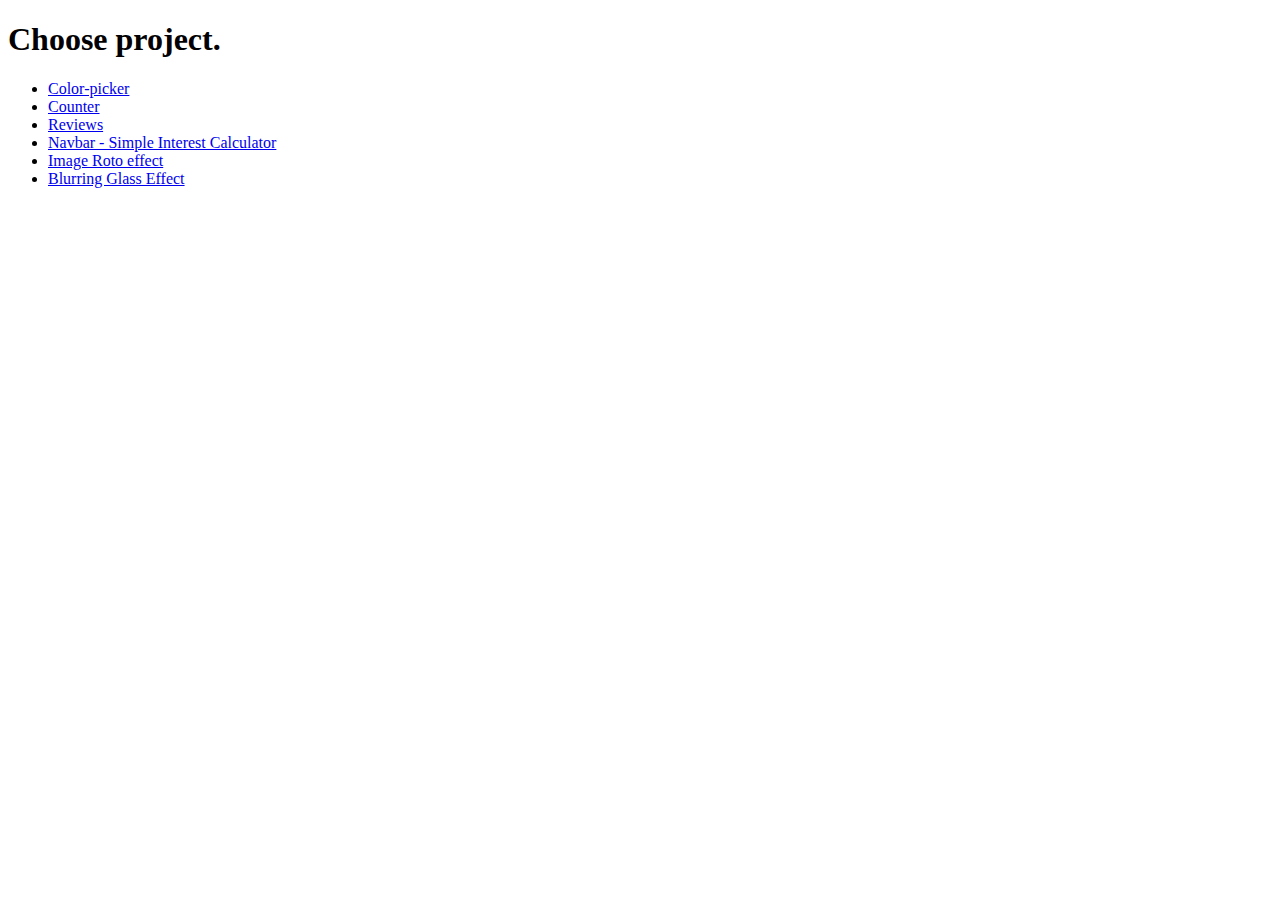
<file: index.html>
<!DOCTYPE html>
<html lang="en">
<head>
    <meta charset="UTF-8">
    <meta name="viewport" content="width=device-width, initial-scale=1.0">
    <title>Document</title>
</head>
<body>
    <h1>Choose project.</h1>
    <ul>
        <li><a href="c01-color-picker/index.html">Color-picker</a></li>
        <li><a href="c02-counter/index.html">Counter</a></li>
        <li><a href="c03-reviews/index.html">Reviews</a></li>
        <li><a href="c04-navbar/index.html">Navbar - Simple Interest Calculator</a></li>
        <li><a href="c05-image-roto-effect/index.html">Image Roto effect</a></li>
        <li><a href="c06-blurring-glass/index.html">Blurring Glass Effect</a></li>
        
    </ul>
</body>
</html>
</file>
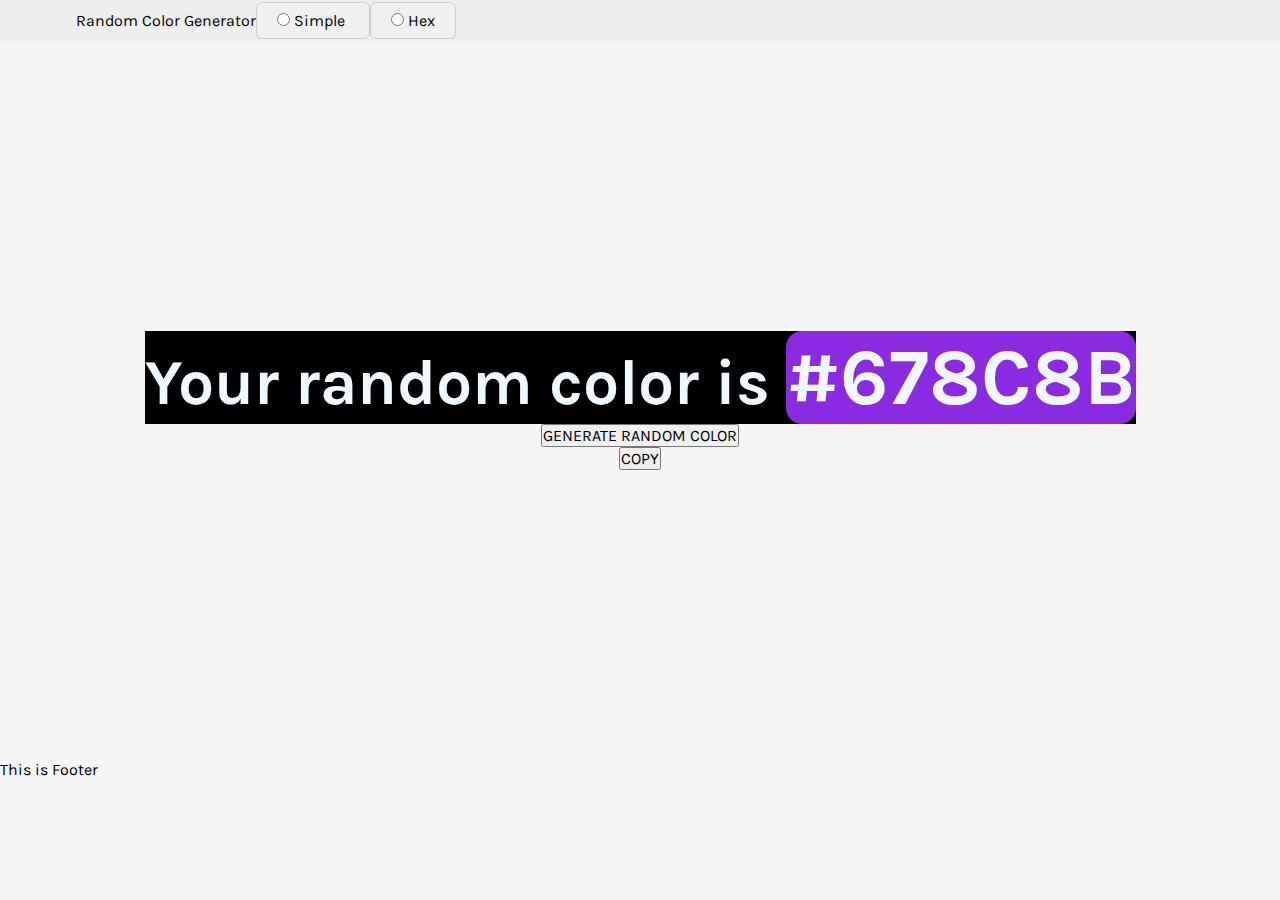
<file: c01-color-picker/index.html>
<!DOCTYPE html>
<html lang="en">
<head>
    <meta charset="UTF-8">
    <meta name="viewport" content="width=device-width, initial-scale=1.0">
    <title>Choose Random Color</title>
    <link rel="stylesheet" href="index.css">

    <!-- Fonts -->
    <link rel="preconnect" href="https://fonts.googleapis.com">
    <link rel="preconnect" href="https://fonts.gstatic.com" crossorigin>
    <link href="https://fonts.googleapis.com/css2?family=Karla:ital,wght@0,200..800;1,200..800&display=swap" rel="stylesheet">
    
</head>
<body>
    <header>

        <div class="logo">Random Color Generator</div>
        <div class="options-radiogroup" role="radiogroup">
            
            <label for="option-simple">
                <input type="radio" id="option-simple" name="option" value="option-simple">
            Simple
            </label>
            
            
            <label for="option-hex">
                <input type="radio" id="option-hex" name="option" value="option-hex">
                
            Hex
            </label>
            

        </div>
    </header>

    <section class="container">
            <h1 class="title">Your random color is <span class="generated-color-code" id="generated-color-code">#678C8B</span></h1>
            
            <button id="submit-button" class="btn btn-hero">GENERATE RANDOM COLOR</button>
            <button class="button-copy">COPY</button>
    </section>
    <footer>
        This is Footer
    </footer>

    
    <script src="index.js"/>
</body>
</html>
</file>
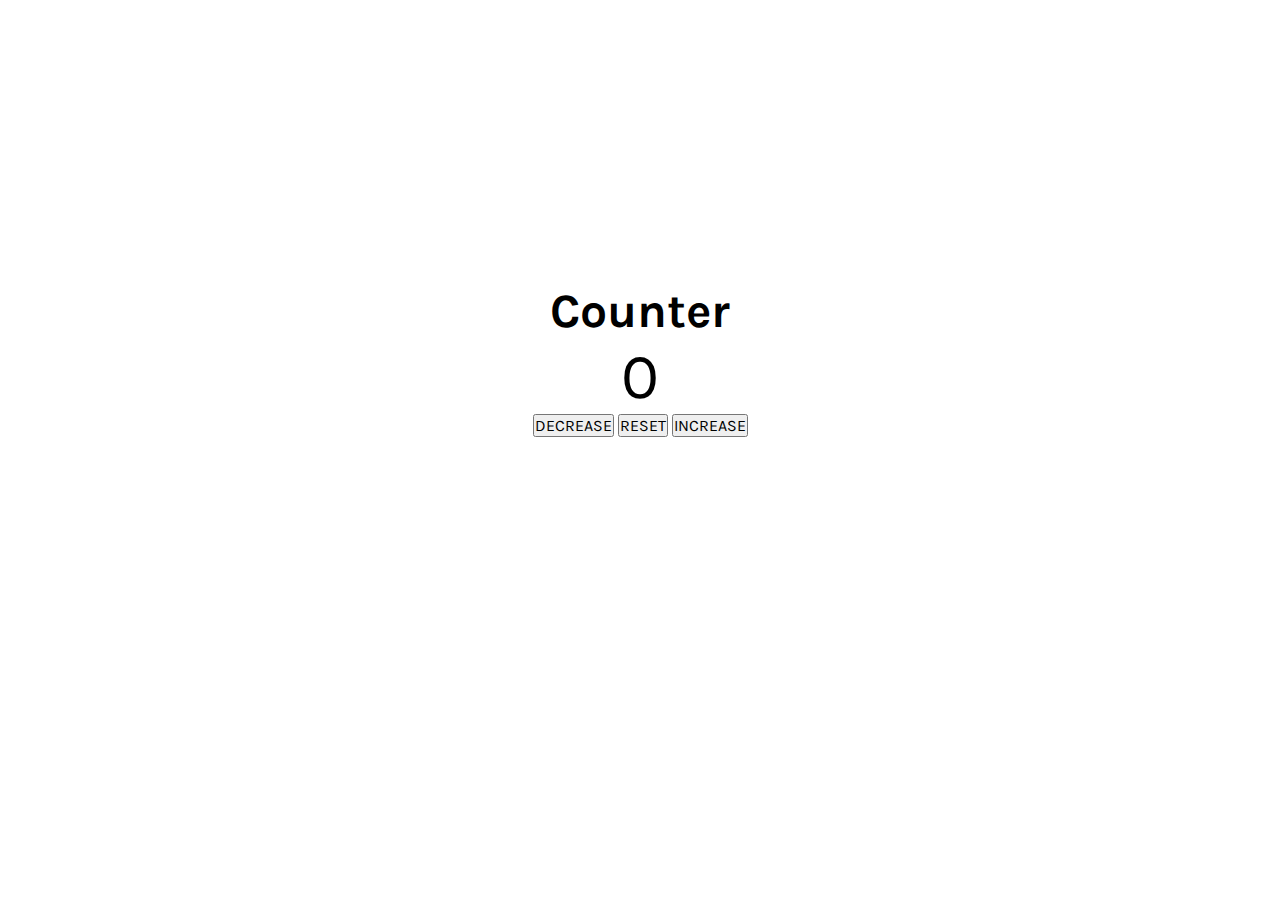
<file: c02-counter/index.html>
<!DOCTYPE html>
<html lang="en">
<head>
    <meta charset="UTF-8">
    <meta name="viewport" content="width=device-width, initial-scale=1.0">
    <title>Document</title>
    <link rel="stylesheet" href="index.css">

    <!-- Fonts -->
    <link rel="preconnect" href="https://fonts.googleapis.com">
    <link rel="preconnect" href="https://fonts.gstatic.com" crossorigin>
    <link href="https://fonts.googleapis.com/css2?family=Karla:ital,wght@0,200..800;1,200..800&display=swap" rel="stylesheet">
    
</head>
<body>
    <h2>Counter</h2>
    <div class="current-count">0</div>
    <div class="button-items">
        <button class="decrement">decrease</button>
        <button class="reset">reset</button>
        <button class="increment">increase</button>
    </div>

    <script src="index.js"></script>
</body>
</html>
</file>
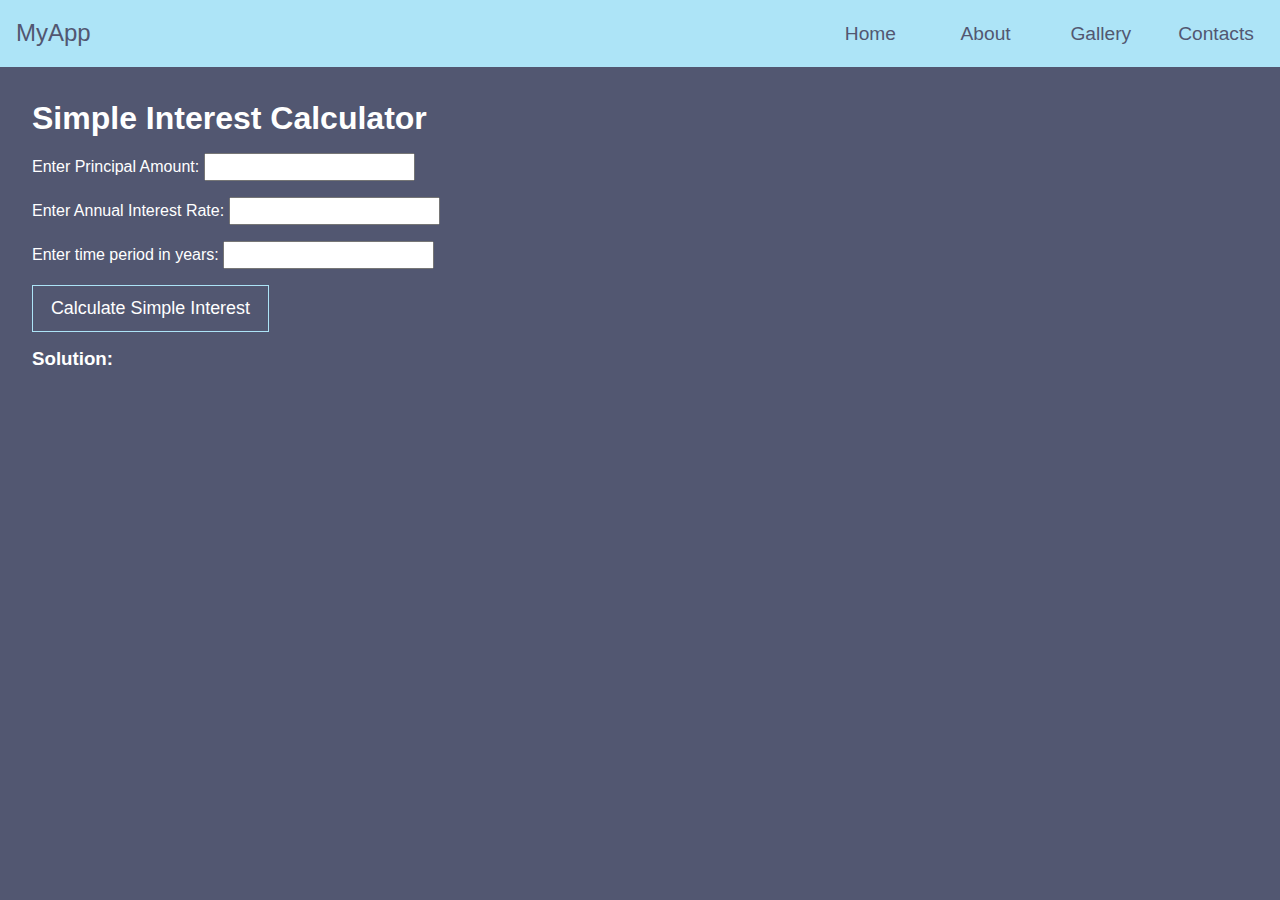
<file: c04-navbar/index.html>
<!DOCTYPE html>
<html lang="en">
<head>
    <meta charset="UTF-8">
    <meta name="viewport" content="width=device-width, initial-scale=1.0">
    <title>Responsive Navbar</title>
    <link rel="stylesheet" href="index.css">

    <!-- Fonts -->
    <link rel="preconnect" href="https://fonts.googleapis.com">
    <link rel="preconnect" href="https://fonts.gstatic.com" crossorigin="anonymous">
    <link href="https://fonts.googleapis.com/css2?family=Karla:ital,wght@0,200..800;1,200..800&display=swap" rel="stylesheet">
</head>

<body>
    <header>
        <div class="row1">
            <div class="logo">
                MyApp
            </div>
            <nav class="navlinks-container">
                <ul class="navlinks-list">
                    <li><a href="">Home</a></li>
                    <li><a href="">About</a></li>
                    <li><a href="">Gallery</a></li>
                    <li><a href="">Contacts</a></li>
                </ul>   
            </nav>
            
            <div class="hamburger-svg-container">
                <svg class="hamburger-svg" aria-hidden="true" xmlns="http://www.w3.org/2000/svg" width="24" height="24" viewBox="0 0 24 24">
                    <path stroke="currentColor" stroke-linecap="round" stroke-width="2" d="M5 7h14M5 12h14M5 17h14"/>
                    </svg>
            </div>

        </div>
        <div class="row2">
            <div class="mobile-navlinks-container">
                <ul class="mobile-navlinks-list">
                    <li><a href="">Home</a></li>
                    <li><a href="">About</a></li>
                    <li><a href="">Gallery</a></li>
                    <li><a href="">Contacts</a></li>
                </ul>
            </div>
        </div>
            
        
    </header>
    <main>
        <h1>Simple Interest Calculator</h1>
        
        <div class="main-container">
            <ul class="main-list">
                <li>
                    <label for="principal">Enter Principal Amount:</label>
                    <input type="number" id="principal">

                </li>
                
                <li>
                    <label for="annual-interest-rate">Enter Annual Interest Rate:</label>
                    <input type="number" id="annual-interest-rate">

                </li>
                <li>
                    <label for="n-years">Enter time period in years:</label>
                    <input type="number" id="n-years">
                </li>            
                
                <li>
                    <button class="calculate-button" id="calculate-button">Calculate Simple Interest</button>
                </li>
                
            </ul>
            
        </div>

        <div>
            <h3>Solution:</h3>
            <p class="textfield-simple-interest"></p>
        </div>
    </main>
    <footer>
        
    </footer>

    <script src="index.js"></script>
</body>
</html>
</file>
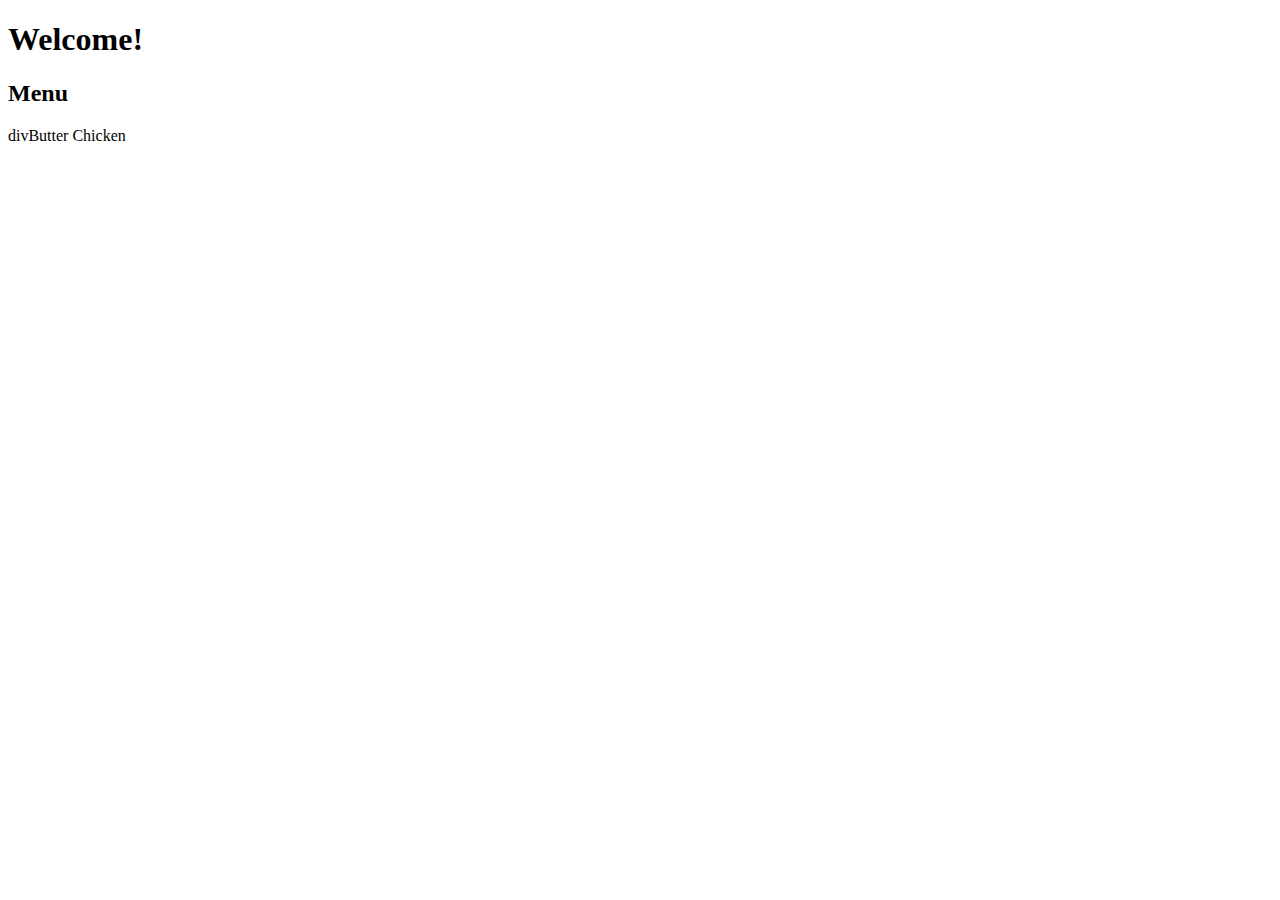
<file: c04.1-restaurant/index.html>
<!DOCTYPE html>
<html lang="en">
<head>
    <meta charset="UTF-8">
    <meta name="viewport" content="width=device-width, initial-scale=1.0">
    <title>Welcome to Soulful Spice Restaurant</title>
</head>
<body>
    <h1>Welcome!</h1>

    <h2>Menu</h2>

    <div class="food-items-container">
        <div class="Main-Course">
            <div class="dish-container">
                <div class="dish-name">

                </div>
                divButter Chicken
            </div>

        </div>
    </div>
</body>
</html>
</file>
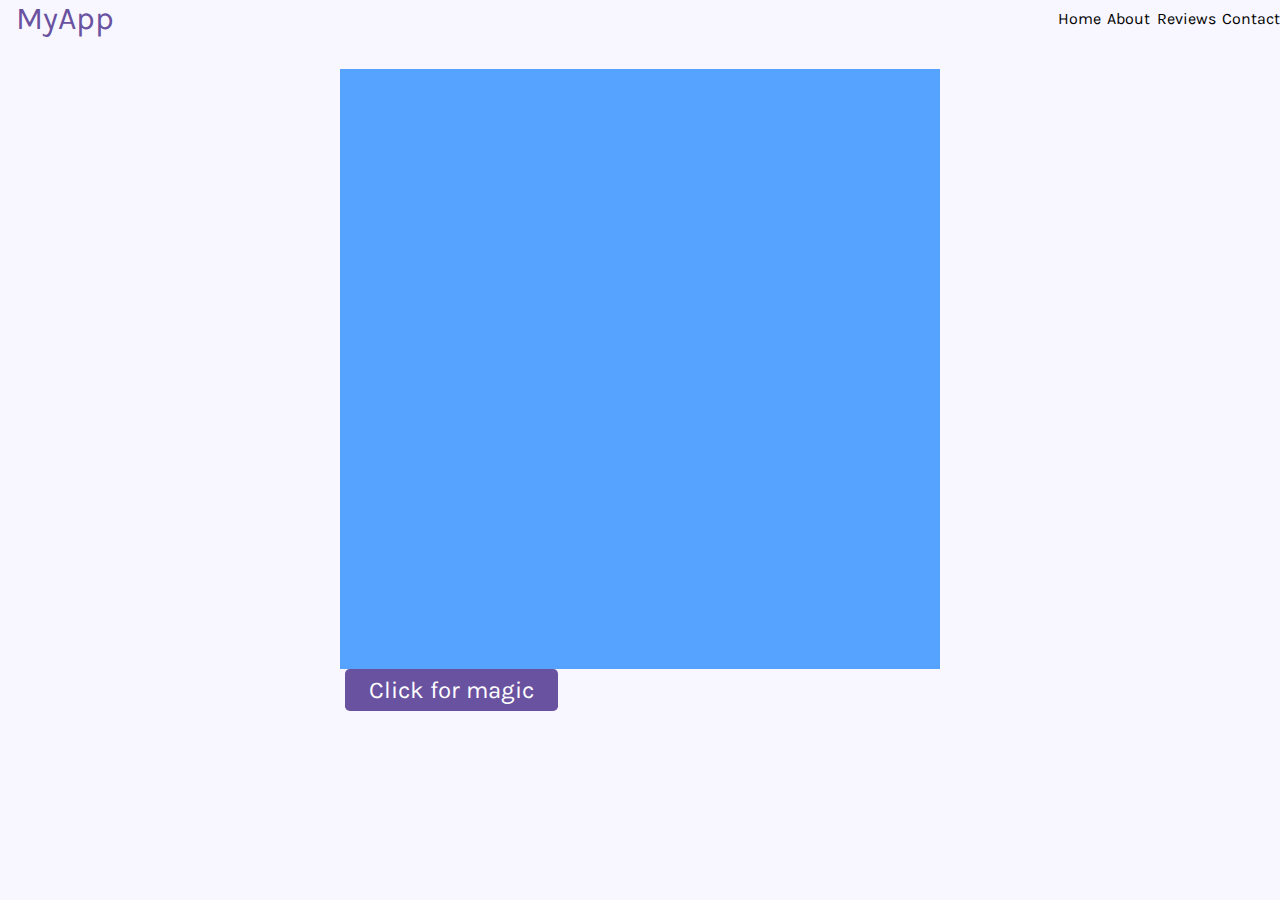
<file: c05-image-roto-effect/index.html>
<!DOCTYPE html>
<html lang="en">
<head>
    <meta charset="UTF-8">
    <meta name="viewport" content="width=device-width, initial-scale=1.0">
    <title>Reviews</title>
    <link rel="stylesheet" href="index.css">

    <!-- Fonts -->
    <link rel="preconnect" href="https://fonts.googleapis.com">
    <link rel="preconnect" href="https://fonts.gstatic.com" crossorigin>
    <link href="https://fonts.googleapis.com/css2?family=Karla:ital,wght@0,200..800;1,200..800&display=swap" rel="stylesheet">
</head>
<body>
    <header>
        <div class="logo">MyApp</div>
        <nav>
            <ul>
                <li>Home</li>
                <li>About</li>
                <li>Reviews</li>
                <li>Contact</li>
            </ul>
        </nav>
    </header>
    <main>
        <div class="container">
            <div class="image1 rotoimage-common roto-animation"></div>
            <div class="image2 rotoimage-common roto-animation"></div>
            <div class="image3 rotoimage-common roto-animation"></div>
        </div>

        <button class="roto-button">Click for magic</button>
    </main>
    
    <script src="index.js" type="module" defer></script>
</body>
</html>
</file>
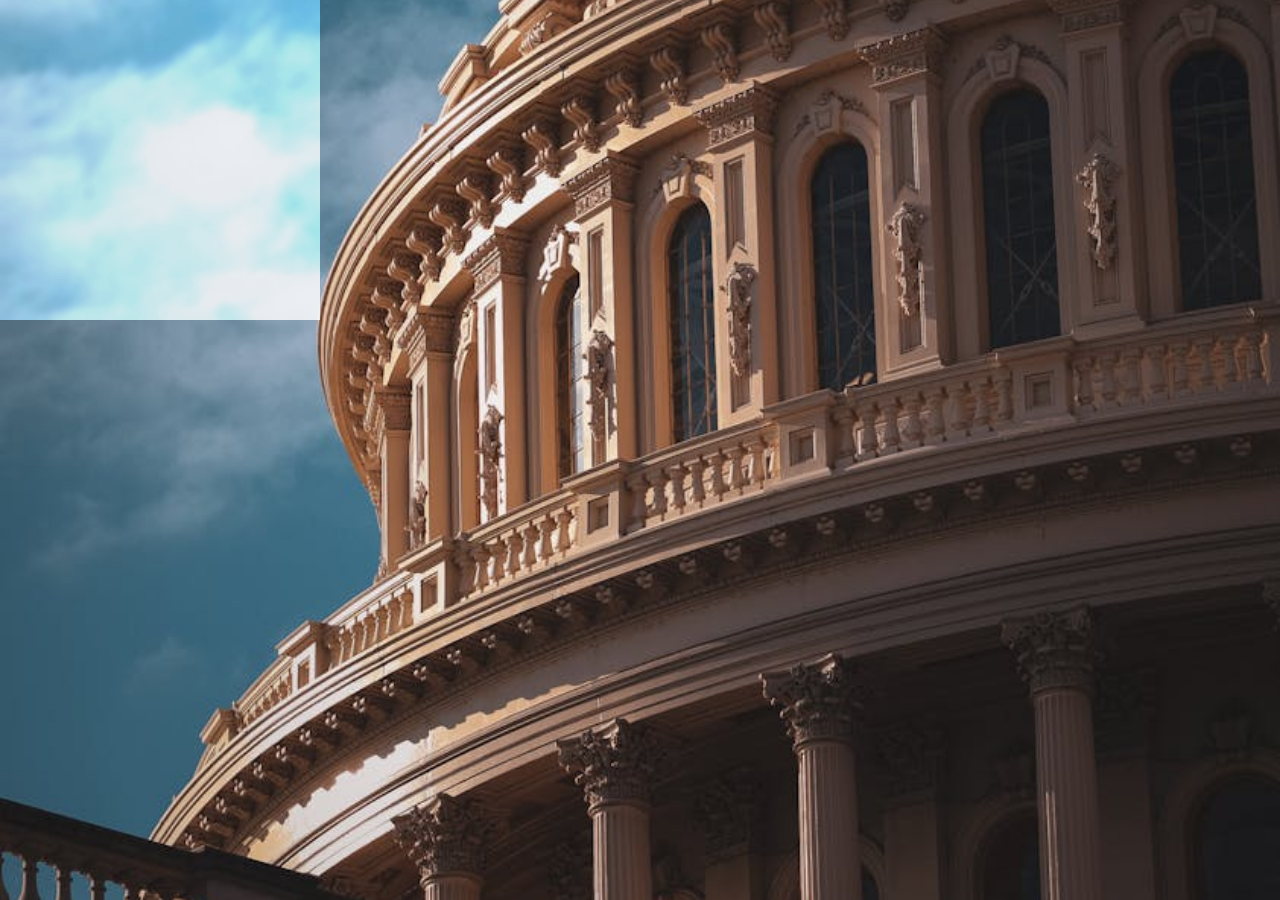
<file: c06-blurring-glass/index.html>
<!DOCTYPE html>
<html lang="en">
<head>
    <meta charset="UTF-8">
    <meta name="viewport" content="width=device-width, initial-scale=1.0">
    <title>Blurring Glass</title>
    <link rel="stylesheet" href="index.css">
</head>
<body>
    <div class="body-container">
        <div class="myimage" id="follower"></div>
 
    </div>
 
    
    

    <script src="index.js"></script>
</body>
</html>
</file>
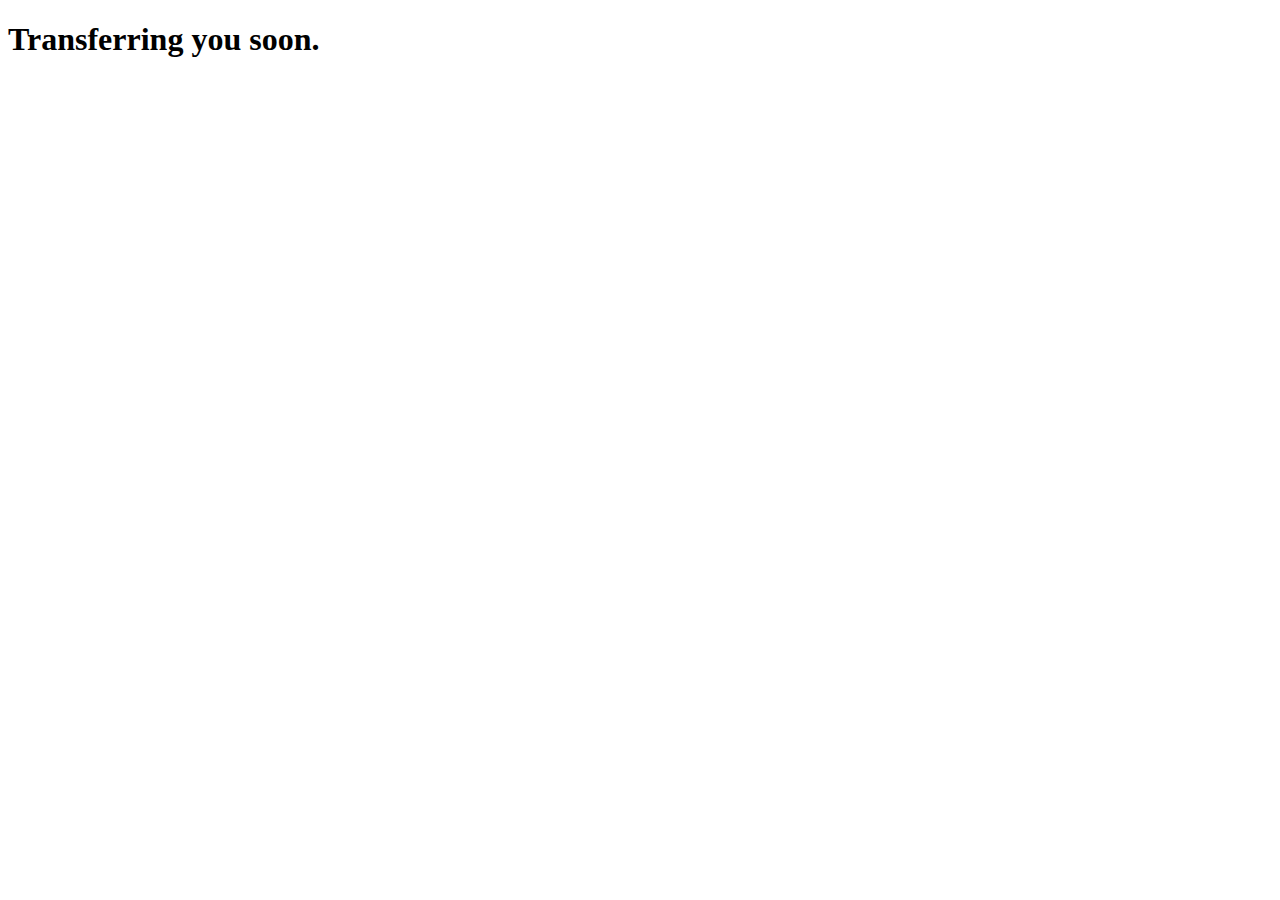
<file: docs/index.html>
<!DOCTYPE html>
<html lang="en">
<head>
    <meta charset="UTF-8">
    <meta name="viewport" content="width=device-width, initial-scale=1.0">
    <title>Document</title>
    <meta http-equiv="refresh" content="3; url=../wallpaper-roto/index.html" />
</head>
<body>
    <h1>Transferring you soon.</h1>
</body>
</html>
</file>
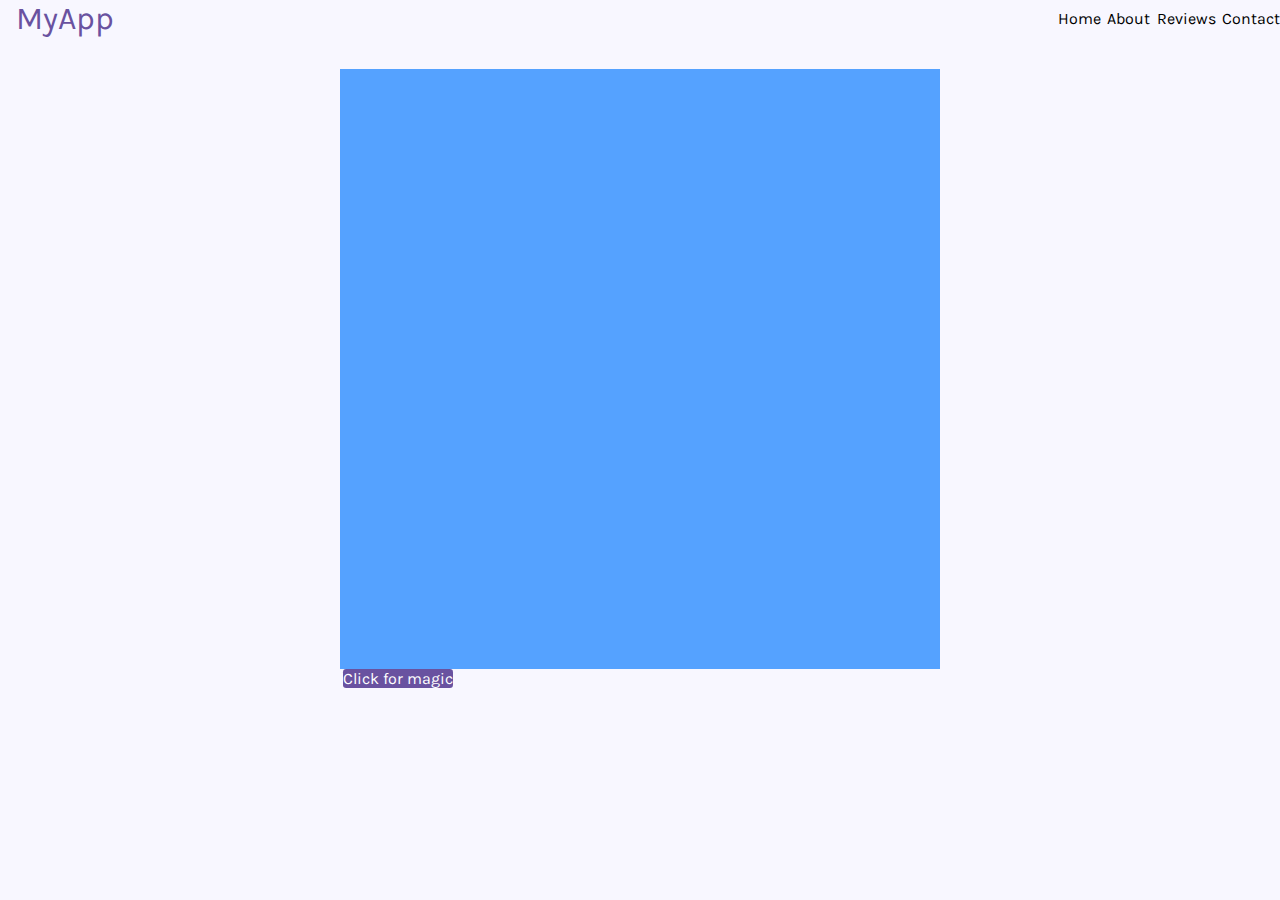
<file: wallpaper-roto/index.html>
<!DOCTYPE html>
<html lang="en">
<head>
    <meta charset="UTF-8">
    <meta name="viewport" content="width=device-width, initial-scale=1.0">
    <title>Reviews</title>
    <link rel="stylesheet" href="index.css">

    <!-- Fonts -->
    <link rel="preconnect" href="https://fonts.googleapis.com">
    <link rel="preconnect" href="https://fonts.gstatic.com" crossorigin>
    <link href="https://fonts.googleapis.com/css2?family=Karla:ital,wght@0,200..800;1,200..800&display=swap" rel="stylesheet">
</head>
<body>
    <header>
        <div class="logo">MyApp</div>
        <nav>
            <ul>
                <li>Home</li>
                <li>About</li>
                <li>Reviews</li>
                <li>Contact</li>
            </ul>
        </nav>
    </header>
    <main>
        <div class="image1-container">
            <div class="image1 rotoimage-common roto-animation"></div>
            <div class="image2 rotoimage-common roto-animation"></div>
            <div class="image3 rotoimage-common roto-animation"></div>
        </div>

        <button class="roto-button">Click for magic</button>
    </main>
    
    <script src="index.js" type="module" defer></script>
</body>
</html>
</file>
<file: c01-color-picker/index.css>
* {
    padding: 0;
    margin: 0;
    box-sizing: border-box;
    
    font-family: "Karla",'Times New Roman', Times, serif;
    font-size: 1rem;
}

body{
    background-color: whitesmoke;
}

ul {
    list-style-type: none;
}

a{
    text-decoration: none;

}


header {
    display: flex;
    flex-direction: row;
    width: 100%;
    height: 40px;
    background-color: #eee;
    
    justify-content: flex-start;
    align-items: center;
    box-shadow: 0 1px 2px #eee;
}

.logo {
    width: 16em;
    text-align: right;
    font-size: 1em;

    
    font-weight: 400;
}
.radiogroup-option{
    width: 100%;
    display: flex;
    justify-content: center;
    align-items: center;
    flex-direction: row;
    gap: 2em;

}
/* .radiogroup-option input[type="radio"] {
display: none;
} */


/* Style labels like Buttons */
.options-radiogroup > label {
padding: 0.5rem 1.25rem;
border: 1px solid #ccc;
border-radius: 6px;
background-color: #f0f0f0;
cursor: pointer;
transition: all 0.2s ease;

}

.options-radiogroup > label.active{
background-color: #007bff;
color: white;
border-color: #007bff;
}

.navlink {
    width: auto;
    font-size: 1.2rem;

}

.navlink:hover {
    font-size:1.3rem ;
    background-color: #ddd;
}

.navlink:active {

    background-color: #ccc;
}


.container {
    display: flex;
    width: 100%;
    height: 80vh;

    justify-content: center;
    align-items: center;

    flex-direction: column

}

h1 {
    text-align: center;
    
    background-color: black;
    color: aliceblue;

    font-size: 4rem;
}

span {
    font-size: 5rem;
    background-color: blueviolet;
    
    border-radius: .2em;
    
}


.svg-container {
    display: inline-flex;
    align-items: center;
    
    border: none;
    color: #374151; 
    cursor: pointer;
    transition: background-color 0.2s;
    
}


.svg-container svg {
    height: 100%;
    width: auto;
}
</file>
<file: c02-counter/index.css>
* {
    padding: 0;
    margin: 0;
    box-sizing: border-box;

    font-family: "Karla",'Times New Roman', Times, serif;
    font-size: 1rem;
}   

body {
    display: flex;
    flex-direction: column;

    width: 100%;
    height: 80vh;

    justify-content: center;
    align-items: center;
    text-align: center;
}

h2 {
    font-size: 3rem;
}


.current-count {
    font-size: 4rem;
}

.button-items button{
    text-transform: uppercase;
    
}
</file>
<file: c04-navbar/index.css>
* {
    padding: 0;
    margin: 0;
    box-sizing: border-box;
   
}
:root {
    --color1:#525771;
    --color2:#ade4f7;
    --color3:#4d6e75;
    --color5:#72526d;

}

body {
    background-color: var(--color1);
    color: white;
    font-family: "Ravel",Arial, Helvetica, sans-serif;
    font-size: 1rem;
    line-height: 1.2;
    
    width: 100%;
    height: 32em;
}

ul {
    list-style-type: none;
}

img {
    width: 100%;
    height: 100%;
    object-fit: cover;
}

svg {
    color: var(--color1);
    width: 1.5em;
    aspect-ratio: 1/1;

    display: flex;
    align-content: center;

}

a {
    text-decoration: none;
    color: unset;
}

/* Makes the entire block clickable and not just the text */
ul li a{
    width: 100%;
    height: 100%;
}

button {
    background-color: var(--color1);
    border: 1px solid var(--color2);
    color: white;

    line-height: 1.5;
    font-size: 1.12em;
    
    padding: .5em 1em;
    

}

button:hover {
    background-color: var(--color2);
    border: 1px solid var(--color2);
    color: var(--color1);
}

button:active {
    scale: 1.02;
    box-sizing: 0px 400px 40px white;
}   


input {
    font-size: 1em;
    line-height: 1.5;
}

/* -------------------------- */

header {
    padding: 1em 1em;
    background-color: var(--color2);
    color: var(--color1);
}
.row1 {
    display: flex;
    align-items: center;
    justify-content: center;
    gap: 1em;

    background-color: var(--color2);
}
.logo {
    font-size:1.5em ;
}

.navlinks-container {
    display: inline-flex;
    width: 100%;
    height: 100%;

    justify-content: flex-end;
    text-align: center;
    gap: .4em;
}
.navlinks-list {
    display: inline-flex;
    justify-content: flex-start;
    gap: 1em;
    align-items: center;

    height: 100%;
    
    font-size: 1.2rem;
}

.navlinks-list > li {
    width: 5em;
    height:100%;

    border-radius: .2em;
    padding: .3em;
    }

.navlinks-list > li:hover {
    background-color: var(--color1);
    color: white;
}

.hamburger-svg-container {
    display: none;
    justify-content: center;
    align-items: center;
    
    width: 2em;
    
    
}

header > .row2 {
    display: none;
}

main {
    padding: 2em;
}
.main-container {
    display: flex;
    
    justify-content: flex-start;
    align-items: center;
    flex-direction: column;
    
    padding: 1em 0em;
    
}

.main-list {
    display: flex;
    justify-content: center;
    flex-direction: column;
    align-items: flex-start;

    
    gap: 1em;
    width: 100%;

}


@media (max-width:768px) {
    .navlinks-list {
        display: none;
    }

    .hamburger-svg-container {
        display: inline-flex;
        justify-content: center;
        align-items: center;

        transform: rotate(0deg);
        transition: transform .25s ease;

    }


    header > .row2 {
        display: flex;
        width: 100%; 
        height: fit-content;
        
        padding-top: .5em;

        justify-content: flex-start;
        align-items: center;
    }

    .mobile-navlinks-container {

        display: flex;
        width: 100%;

        height: 0em; /*js sets to 8em auto*/
        overflow:hidden;
        
        transition: height .6s ease;


    }

    .mobile-navlinks-list {
        display: inline-flex;
        flex-direction: column;
        width: 100%;
        height: 6em;
        justify-content: flex-start;
        text-align: center;
        gap: .4em;

        font-size: 1.2rem;
    }


    .mobile-navlinks-list > li:hover {
        background-color: var(--color1);
        color: white;
    }


    
}
</file>
<file: c05-image-roto-effect/index.css>
* {
    padding: 0;
    margin: 0;
    box-sizing: border-box;

    font-family: "Karla",'Times New Roman', Times, serif;
    font-size: 1rem;

    position: relative;
    

}

:root {
    --color-primary-dark:#6952a0;
    --color-primary-light:#e7ddf7;

    --color-neutral-dark: #55a2ff;
    --color-neutral-light: #f8f7ff;

    --color-secondary-dark:#414597;
    --color-secondary-light:#b8b8ff;
    --c5:#b8f3ff;

    --color-dark-shadow:rgba(0,0,0,.1);
}

body {
    background-color: var(--color-neutral-light);
    display: flex;
    flex-direction: column;
    width: 100%;
    height: 80vh;
    
    justify-content: flex-start;
    align-items: center;

    
}


main {
    padding: 0em 1em;
    margin: 2em 0em;
}

ul {
    list-style-type: none;
}

img{
    width: 100%;
    height: 100%;
    border-radius: inherit;
    object-fit: cover;
    border: 1px solis var(--color-neutral-light);
}

button {
    border: none;
    border-radius: .2em;
    
    margin: 0px .2em;
    padding: 0px 1em;

    background-color: var(--color-primary-dark);
    color: white;

    transition: background-color .15s ease-in , color .15s ease;

    font-size: 1.5em;
    line-height: 1.75em;
    text-align: center;

}

button:hover {
    background-color: var(--color-primary-light);
    color: black;
    
}

/* DOM Elements ------------------------------------*/

header {
    display: flex;
    flex-direction: row;
    justify-content: space-between;
    align-items: center;

    
    width: 100%;
    height: 5em;

}

.logo {
    color: var(--color-primary-dark);
    font-size: 2em;

    margin: 0em .5em;
}

nav {
    display: flex;
    justify-content: flex-end;
}

nav ul{
    display: flex;
    justify-content: center;
    align-items: center;
    gap: .4em;
}

nav ul li {
    position: relative;
    
}
nav ul li::after {
    position: absolute;
    content: '';
    top: 50%;
    left: 50%;
    transform: translate(-50%,-50%);
    z-index: -1;
    

    padding: .2em;
    width: 100%;
    height: 100%;

    
    opacity: 0;    

    background-color: orange;
    
    
    mask-image:
    linear-gradient(to top, transparent calc(100% - 1px),black calc(100% - 1px));
    
    
    mask-composite:add;
    mask-repeat: no-repeat;

    
    transition: opacity .15s ease;
}
nav ul li:hover::after {


    /* background: linear-gradient(45deg,var(--color-primary-dark),var(--color-primary-light)); */
    background-color: var(--color-primary-dark);
    
    opacity: 1;
}

:root {

    --image-height:1000px;
    
    --aspect-ratio:1/1;
    --og-height:600px;
    --offset:calc( var(--image-height) - var(--og-height));

    --current-background:0;
    --next-background:0;


}


.container {
    position: relative;
    background-color: #55a2ff;
    

    aspect-ratio: var(--aspect-ratio);
    
    
    height: var(--og-height);
    aspect-ratio: 1/1;
    
    overflow: hidden;


    /* clip-path: inset(calc ((var(--image-height)- var(--height-after-clip) / 2)) 0% (var(--image-height)- var(--height-after-clip) / 2))  0%); */

}



.rotoimage-common {
    background-image: var(--current-background);
    height: var(--image-height);
    aspect-ratio: var(--aspect-ratio);

    background-position: center;
    background-size: cover;
    background-repeat: no-repeat;
    border-radius: 0;
    
    position: absolute; /* Anchor for absolute children */
    
    
    bottom:calc(var(--og-height) - (var(--image-height) / 2) - (var(--og-height) / 2));
    right:calc(var(--og-height) - (var(--image-height) / 2) - (var(--og-height) / 2));
    
    /* transform: translate(600px,(var(--offset))); */



    
}

.image1 {
    clip-path: ellipse(calc(var(--image-height) / 2) calc(var(--image-height) / 2) at 50% 50%);
    
    /* animation-name: roto */
    animation-duration: 3s;
    animation-delay: .2s;
    /* animation-iteration-count: 1; */
}

.image2 {


    filter: brightness(.99);

    clip-path: ellipse(calc(var(--image-height) / 3.5) calc(var(--image-height) / 3.5) at 50% 50%);

    animation-duration: 3s;
    animation-delay: .1s;
    /* animation-iteration-count: 1; */
  
}


.image3 {

    clip-path: ellipse(calc(var(--image-height) / 6.3) calc(var(--image-height) / 6.3) at 50% 50%);

    animation-duration: 3s;
    animation-delay: 0s;
    /* animation-iteration-count: 1; */

}


.roto-animation {
    animation-name: roto;
    animation-play-state: running;
    
    animation-iteration-count: 1;
    animation-fill-mode: forwards;
    animation-timing-function: ease-in-out;
}

@keyframes roto {
    0%,20% {
        transform: rotateZ(0deg);
        background-image: var(--current-background); 
    
    }

    40% {
        filter: blur(1);
           
    }
    
    80%,100% {
        /* filter: blur(0); */
        transform: rotateZ(360deg);
        background-size: auto var(--image-height);
        background-image: var(--next-background); 
    }
    
}
</file>
<file: c06-blurring-glass/index.css>
* {
    padding: 0;
    margin: 0;
    box-sizing: border-box;

    font-family: 'Courier New', Courier, monospace
}

body {
    background-color: aliceblue;
    font-size: 1em;

    width: 100%;
    height: 100%;

    display: flex;
    justify-content: flex-start;
    align-items: center;

    
    background-image: url("static/images/free-photo-of-stunning-view-of-united-states-capitol-dome.jpeg");
    background-position:ce;
    background-repeat: no-repeat;
    

    background-color: aqua;

    background-position: center;
    background-size: cover;



}

.body-container{
    
    
    width: 40em;
    height: 23em;

    opacity: 1;


}

.myimage {
    
    position: absolute;
   

    background-position: center;
    background-size: 100% auto;

    

    width: 20em;
    height: 20em;

    opacity: .8;
    backdrop-filter: blur(3px) brightness(2);
    

}
</file>
<file: wallpaper-roto/index.css>
* {
    padding: 0;
    margin: 0;
    box-sizing: border-box;

    font-family: "Karla",'Times New Roman', Times, serif;
    font-size: 1rem;

    position: relative;
    

}

:root {
    --color-primary-dark:#6952a0;
    --color-primary-light:#e7ddf7;

    --color-neutral-dark: #55a2ff;
    --color-neutral-light: #f8f7ff;

    --color-secondary-dark:#414597;
    --color-secondary-light:#b8b8ff;
    --c5:#b8f3ff;

    --color-dark-shadow:rgba(0,0,0,.1);
}

body {
    background-color: var(--color-neutral-light);
    display: flex;
    flex-direction: column;
    width: 100%;
    height: 80vh;
    
    justify-content: flex-start;
    align-items: center;

    
}


main {
    padding: 0em 1em;
    margin: 2em 0em;
}

ul {
    list-style-type: none;
}

img{
    width: 100%;
    height: 100%;
    border-radius: inherit;
    object-fit: cover;
    border: 1px solis var(--color-neutral-light);
}

button {
    border: none;
    border-radius: .2em;
    margin: 0px .2em;

    background-color: var(--color-primary-dark);
    color: white;

    transition: background-color .15s ease-in , color .15s ease;
}

button:hover {
    background-color: var(--color-primary-light);
    color: black;
    
}

/* DOM Elements ------------------------------------*/

header {
    display: flex;
    flex-direction: row;
    justify-content: space-between;
    align-items: center;

    
    width: 100%;
    height: 5em;

}

.logo {
    color: var(--color-primary-dark);
    font-size: 2em;

    margin: 0em .5em;
}

nav {
    display: flex;
    justify-content: flex-end;
}

nav ul{
    display: flex;
    justify-content: center;
    align-items: center;
    gap: .4em;
}

nav ul li {
    position: relative;
    
}
nav ul li::after {
    position: absolute;
    content: '';
    top: 50%;
    left: 50%;
    transform: translate(-50%,-50%);
    z-index: -1;
    

    padding: .2em;
    width: 100%;
    height: 100%;

    
    opacity: 0;    

    background-color: orange;
    
    
    mask-image:
    linear-gradient(to top, transparent calc(100% - 1px),black calc(100% - 1px));
    
    
    mask-composite:add;
    mask-repeat: no-repeat;

    
    transition: opacity .15s ease;
}
nav ul li:hover::after {


    /* background: linear-gradient(45deg,var(--color-primary-dark),var(--color-primary-light)); */
    background-color: var(--color-primary-dark);
    
    opacity: 1;
}

:root {

    --image-height:1000px;
    
    --aspect-ratio:1/1;
    --og-height:600px;
    --offset:calc( var(--image-height) - var(--og-height));

    --current-background:0;
    --next-background:0;


}


.image1-container {
    position: relative;
    background-color: #55a2ff;
    

    aspect-ratio: var(--aspect-ratio);
    
    
    height: var(--og-height);
    aspect-ratio: 1/1;
    
    overflow: hidden;


    /* clip-path: inset(calc ((var(--image-height)- var(--height-after-clip) / 2)) 0% (var(--image-height)- var(--height-after-clip) / 2))  0%); */

}



.rotoimage-common {
    background-image: var(--current-background);
    height: var(--image-height);
    aspect-ratio: var(--aspect-ratio);

    background-position: center;
    background-size: cover;
    background-repeat: no-repeat;
    border-radius: 0;
    
    position: absolute; /* Anchor for absolute children */
    
    
    bottom:calc(var(--og-height) - (var(--image-height) / 2) - (var(--og-height) / 2));
    right:calc(var(--og-height) - (var(--image-height) / 2) - (var(--og-height) / 2));
    
    /* transform: translate(600px,(var(--offset))); */



    
}

.image1 {
    filter: brightness(1);
    
    clip-path: ellipse(calc(var(--image-height) / 2) calc(var(--image-height) / 2) at 50% 50%);
    
    /* animation-name: roto */
    animation-duration: 4s;
    animation-delay: .2s;
    /* animation-iteration-count: 1; */
}

.image2 {


    filter: brightness(1);

    clip-path: ellipse(calc(var(--image-height) / 4.5) calc(var(--image-height) / 4.5) at 50% 50%);

    animation-duration: 4s;
    animation-delay: .2s;
    /* animation-iteration-count: 1; */
  
}


.image3 {

    clip-path: ellipse(calc(var(--image-height) / 6.3) calc(var(--image-height) / 6.3) at 50% 50%);

    animation-duration: 4s;
    animation-delay: .2s;
    /* animation-iteration-count: 1; */

}


.roto-animation {
    animation-name: roto;
    animation-play-state: running;
    
    animation-iteration-count: 1;
    animation-fill-mode: forwards;
}

@keyframes roto {
    0% {
        transform: rotateZ(0deg);
    }

    40% {
        filter:blur(1);
    }
    
    80% {
        transform: rotateZ(360deg);
        background-size: auto var(--image-height);
        background-image: var(--next-background);
    }

    100% {
        transform: rotateZ(360deg);
        background-size: auto var(--image-height);
        background-image:var(--next-background);
    
    
    }
    
}
</file>
